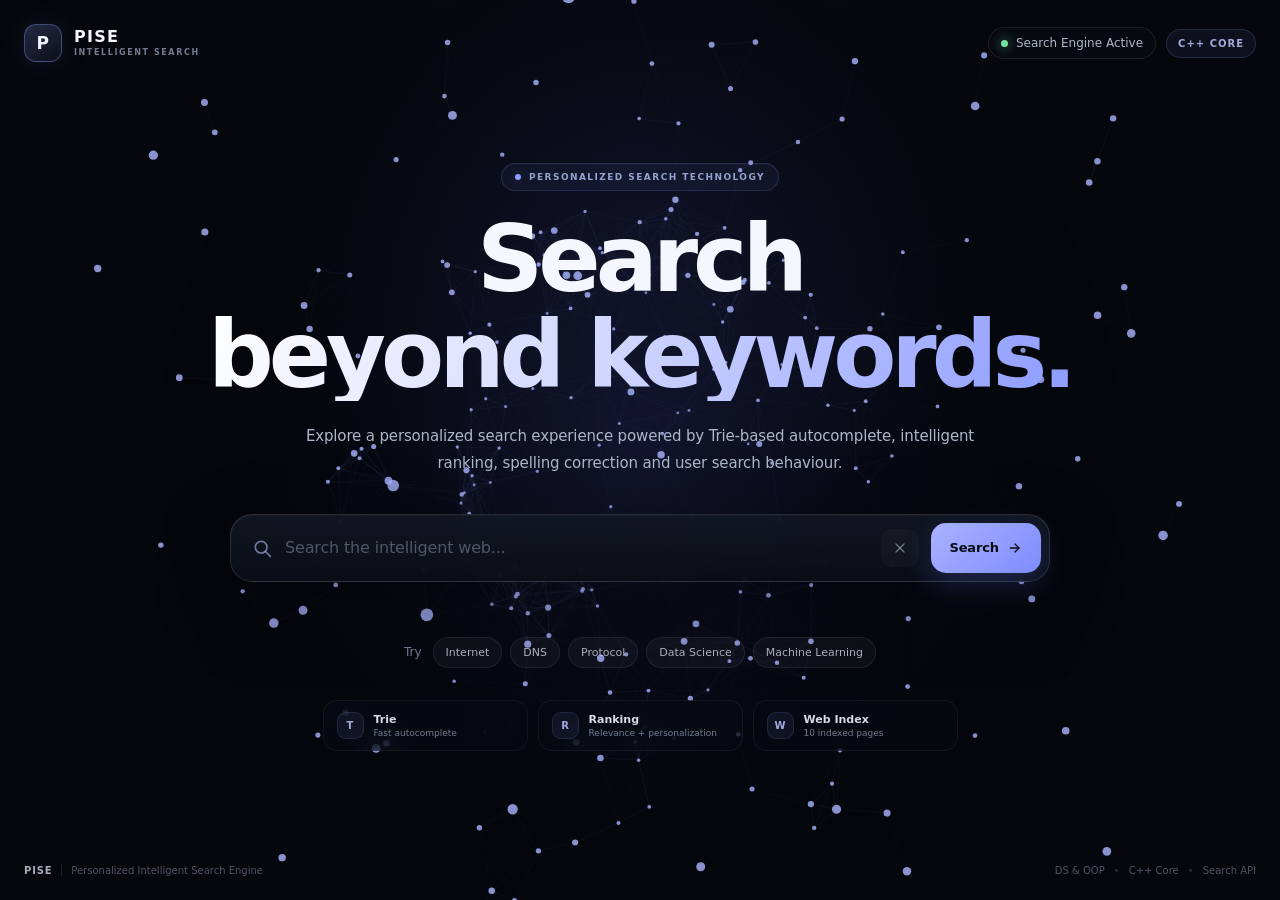
<file: frontend/index.html>
﻿<!DOCTYPE html>
<html lang="en">

<head>
    <meta charset="UTF-8">

    <meta
        name="viewport"
        content="width=device-width, initial-scale=1.0"
    >

    <meta
        name="description"
        content="PISE - Personalized Intelligent Search Engine"
    >

    <title>PISE | Personalized Intelligent Search</title>

    <link
        rel="stylesheet"
        href="./style.css"
    >
</head>


<body>

    <!-- =====================================================
         3D BACKGROUND
         ===================================================== -->

    <canvas
        id="threeCanvas"
        aria-hidden="true"
    ></canvas>


    <!-- =====================================================
         MAIN APPLICATION
         ===================================================== -->

    <div class="app-shell">


        <!-- =================================================
             NAVBAR
             ================================================= -->

        <header class="navbar">

            <a
                href="#"
                class="brand"
                aria-label="PISE home"
            >

                <div class="brand-mark">
                    P
                </div>

                <div class="brand-text">

                    <div class="brand-name">
                        PISE
                    </div>

                    <div class="brand-subtitle">
                        INTELLIGENT SEARCH
                    </div>

                </div>

            </a>


            <div class="navbar-right">

                <div class="system-status">

                    <span class="status-dot"></span>

                    <span>
                        Search Engine Active
                    </span>

                </div>

                <div class="engine-badge">
                    C++ CORE
                </div>

            </div>

        </header>


        <!-- =================================================
             MAIN CONTENT
             ================================================= -->

        <main class="main-container">


            <!-- =============================================
                 HERO
                 ============================================= -->

            <section class="hero">


                <div class="hero-badge">

                    <span class="badge-pulse"></span>

                    PERSONALIZED SEARCH TECHNOLOGY

                </div>


                <h1 class="hero-title">

                    Search

                    <span class="hero-accent">
                        beyond keywords.
                    </span>

                </h1>


                <p class="hero-description">

                    Explore a personalized search experience
                    powered by Trie-based autocomplete,
                    intelligent ranking, spelling correction
                    and user search behaviour.

                </p>


                <!-- =========================================
                     SEARCH AREA
                     ========================================= -->

                <div class="search-area">


                    <div class="search-box">


                        <div
                            class="search-icon"
                            aria-hidden="true"
                        >
                            <svg
                                viewBox="0 0 24 24"
                                fill="none"
                                stroke="currentColor"
                                stroke-width="2"
                                stroke-linecap="round"
                                stroke-linejoin="round"
                            >
                                <circle
                                    cx="11"
                                    cy="11"
                                    r="7"
                                ></circle>

                                <line
                                    x1="16.5"
                                    y1="16.5"
                                    x2="22"
                                    y2="22"
                                ></line>
                            </svg>
                        </div>


                        <input
                            id="searchInput"
                            type="text"
                            placeholder="Search the intelligent web..."
                            autocomplete="off"
                            spellcheck="false"
                            aria-label="Search query"
                        >


                        <button
                            id="clearButton"
                            class="clear-button"
                            type="button"
                            aria-label="Clear search"
                            title="Clear"
                        >
                            <svg
                                viewBox="0 0 24 24"
                                fill="none"
                                stroke="currentColor"
                                stroke-width="2"
                                stroke-linecap="round"
                            >
                                <line
                                    x1="6"
                                    y1="6"
                                    x2="18"
                                    y2="18"
                                ></line>

                                <line
                                    x1="18"
                                    y1="6"
                                    x2="6"
                                    y2="18"
                                ></line>
                            </svg>
                        </button>


                        <button
                            id="searchButton"
                            class="search-button"
                            type="button"
                        >

                            <span>
                                Search
                            </span>

                            <svg
                                viewBox="0 0 24 24"
                                fill="none"
                                stroke="currentColor"
                                stroke-width="2"
                                stroke-linecap="round"
                                stroke-linejoin="round"
                            >
                                <line
                                    x1="5"
                                    y1="12"
                                    x2="18"
                                    y2="12"
                                ></line>

                                <polyline
                                    points="12 6 18 12 12 18"
                                ></polyline>
                            </svg>

                        </button>

                    </div>


                    <!-- =====================================
                         SUGGESTION / SPELLING MESSAGE
                         ===================================== -->

                    <div
                        id="suggestion"
                        class="suggestion"
                        aria-live="polite"
                    ></div>


                </div>


                <!-- =========================================
                     QUICK SEARCHES
                     ========================================= -->

                <div class="quick-searches">

                    <span class="quick-label">
                        Try
                    </span>


                    <button
                        class="quick-search"
                        data-query="internet"
                        type="button"
                    >
                        Internet
                    </button>


                    <button
                        class="quick-search"
                        data-query="dns"
                        type="button"
                    >
                        DNS
                    </button>


                    <button
                        class="quick-search"
                        data-query="protocol"
                        type="button"
                    >
                        Protocol
                    </button>


                    <button
                        class="quick-search"
                        data-query="data science"
                        type="button"
                    >
                        Data Science
                    </button>


                    <button
                        class="quick-search"
                        data-query="machine learning"
                        type="button"
                    >
                        Machine Learning
                    </button>

                </div>


                <!-- =========================================
                     SEARCH ENGINE CAPABILITIES
                     ========================================= -->

                <div class="capability-row">


                    <div class="capability">

                        <div class="capability-icon">
                            T
                        </div>

                        <div>
                            <strong>
                                Trie
                            </strong>

                            <span>
                                Fast autocomplete
                            </span>
                        </div>

                    </div>


                    <div class="capability">

                        <div class="capability-icon">
                            R
                        </div>

                        <div>
                            <strong>
                                Ranking
                            </strong>

                            <span>
                                Relevance + personalization
                            </span>
                        </div>

                    </div>


                    <div class="capability">

                        <div class="capability-icon">
                            W
                        </div>

                        <div>
                            <strong>
                                Web Index
                            </strong>

                            <span>
                                10 indexed pages
                            </span>
                        </div>

                    </div>

                </div>


            </section>


            <!-- =================================================
                 RESULTS
                 ================================================= -->

            <section
                id="resultsSection"
                class="results-section hidden"
            >


                <div class="results-top">


                    <div class="results-heading">


                        <div class="results-label">

                            <span class="results-label-line"></span>

                            SEARCH RESULTS

                        </div>


                        <h2 id="resultsTitle">
                            Results
                        </h2>

                    </div>


                    <div
                        id="resultCount"
                        class="result-count"
                    >
                        0 results
                    </div>


                </div>


                <div
                    id="resultsContainer"
                    class="results-container"
                ></div>


            </section>


        </main>


        <!-- =================================================
             FOOTER
             ================================================= -->

        <footer class="footer">


            <div class="footer-left">

                <span class="footer-brand">
                    PISE
                </span>

                <span class="footer-divider"></span>

                <span>
                    Personalized Intelligent Search Engine
                </span>

            </div>


            <div class="footer-right">

                <span>
                    DS &amp; OOP
                </span>

                <span class="footer-dot">
                    •
                </span>

                <span>
                    C++ Core
                </span>

                <span class="footer-dot">
                    •
                </span>

                <span>
                    Search API
                </span>

            </div>


        </footer>


    </div>


    <!-- =====================================================
         JAVASCRIPT
         ===================================================== -->

    <script src="./script.js"></script>

</body>

</html>
</file>
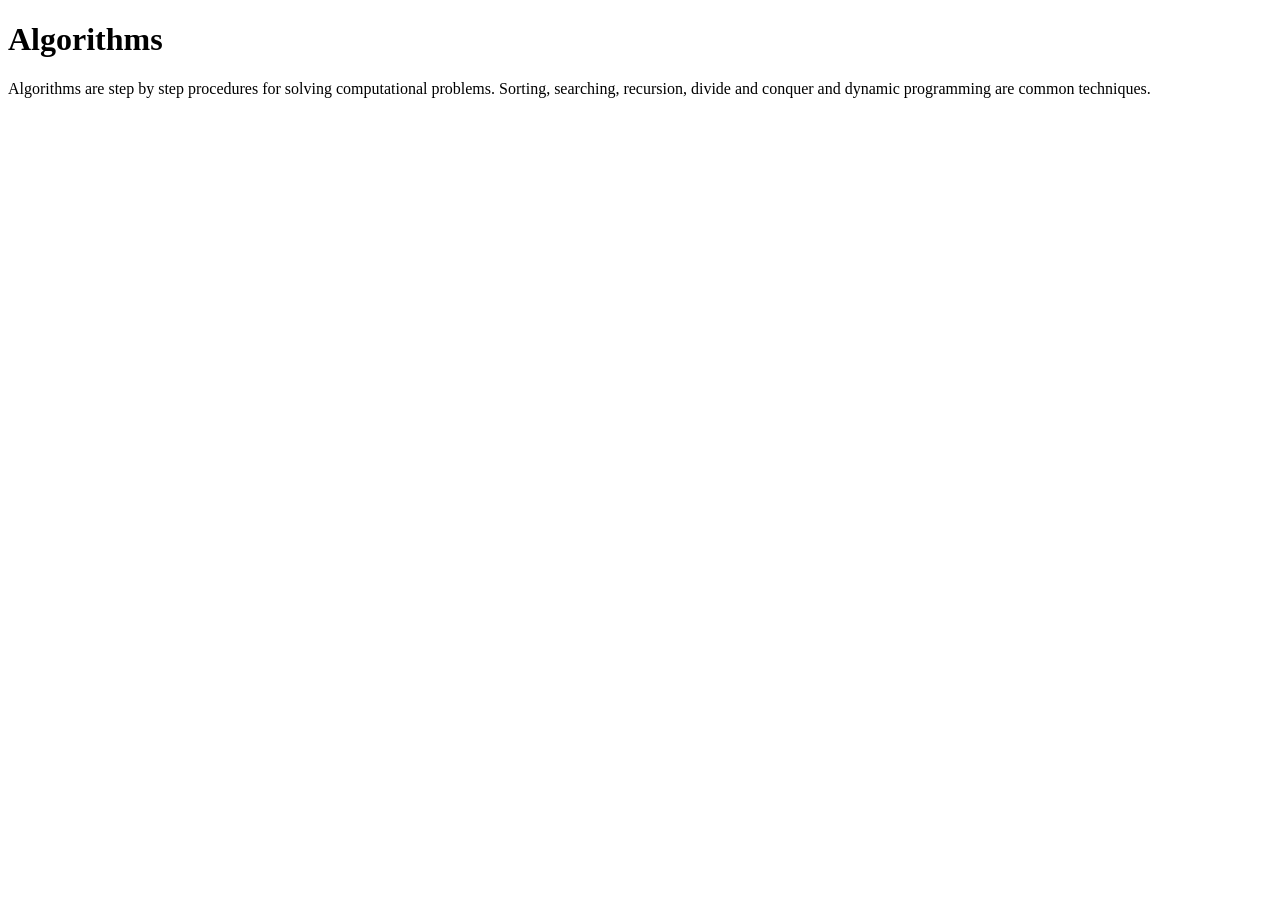
<file: data/algorithms.html>
<!DOCTYPE html><html><head><meta charset="UTF-8"><title>Algorithms</title></head><body><h1>Algorithms</h1><p>Algorithms are step by step procedures for solving computational problems. Sorting, searching, recursion, divide and conquer and dynamic programming are common techniques.</p></body></html>
</file>
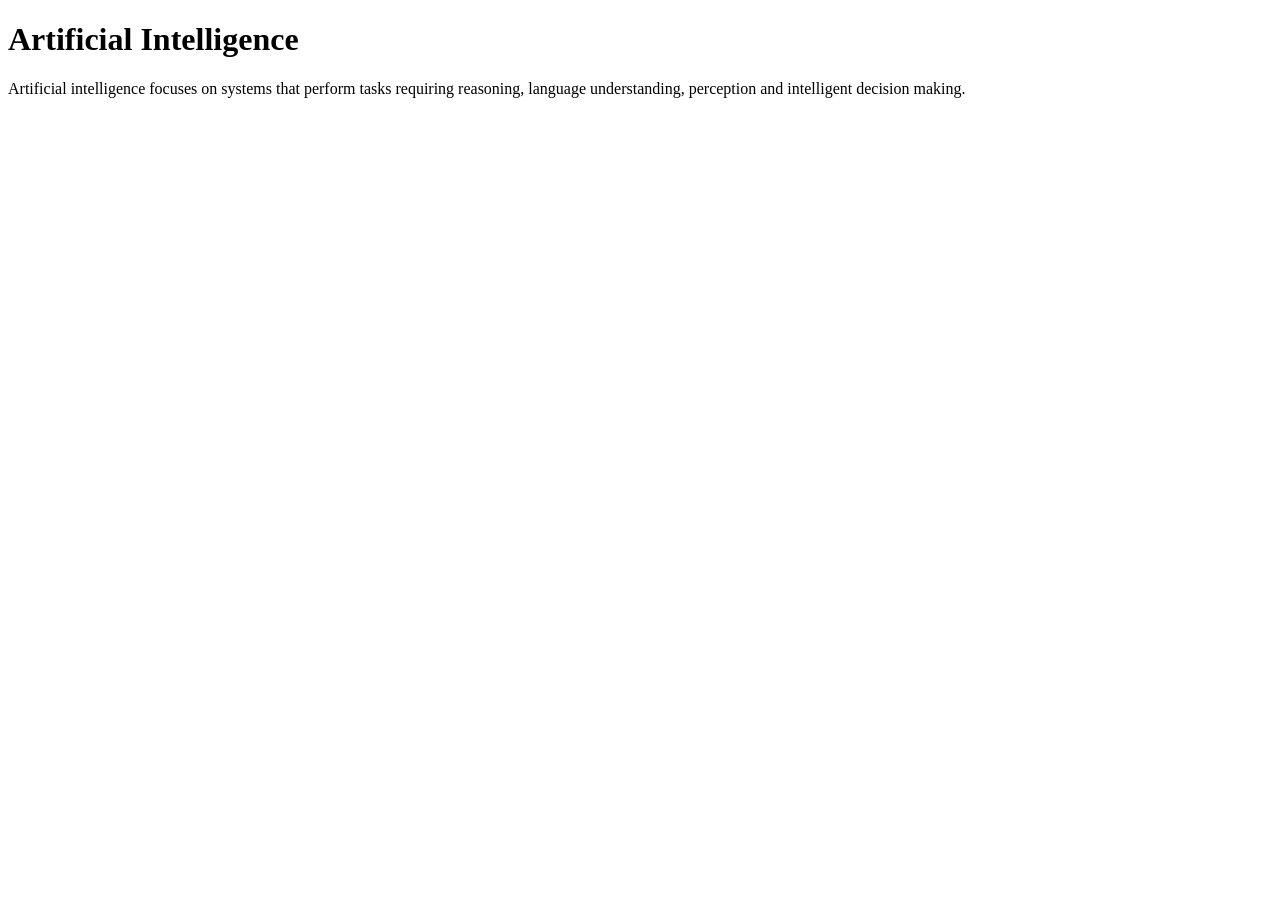
<file: data/artificial_intelligence.html>
<!DOCTYPE html><html><head><meta charset="UTF-8"><title>Artificial Intelligence</title></head><body><h1>Artificial Intelligence</h1><p>Artificial intelligence focuses on systems that perform tasks requiring reasoning, language understanding, perception and intelligent decision making.</p></body></html>
</file>
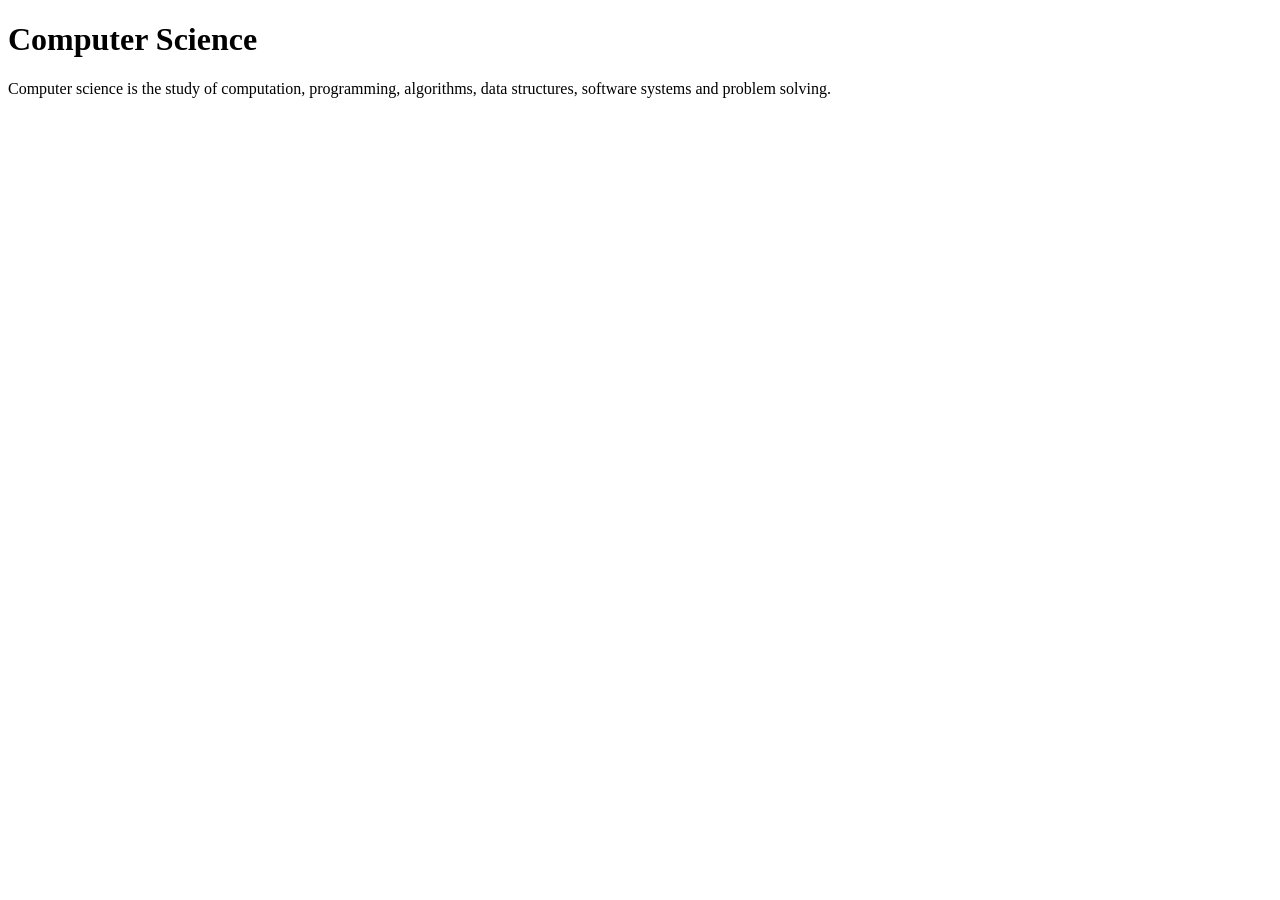
<file: data/computer_science.html>
<!DOCTYPE html><html><head><meta charset="UTF-8"><title>Computer Science</title></head><body><h1>Computer Science</h1><p>Computer science is the study of computation, programming, algorithms, data structures, software systems and problem solving.</p></body></html>
</file>
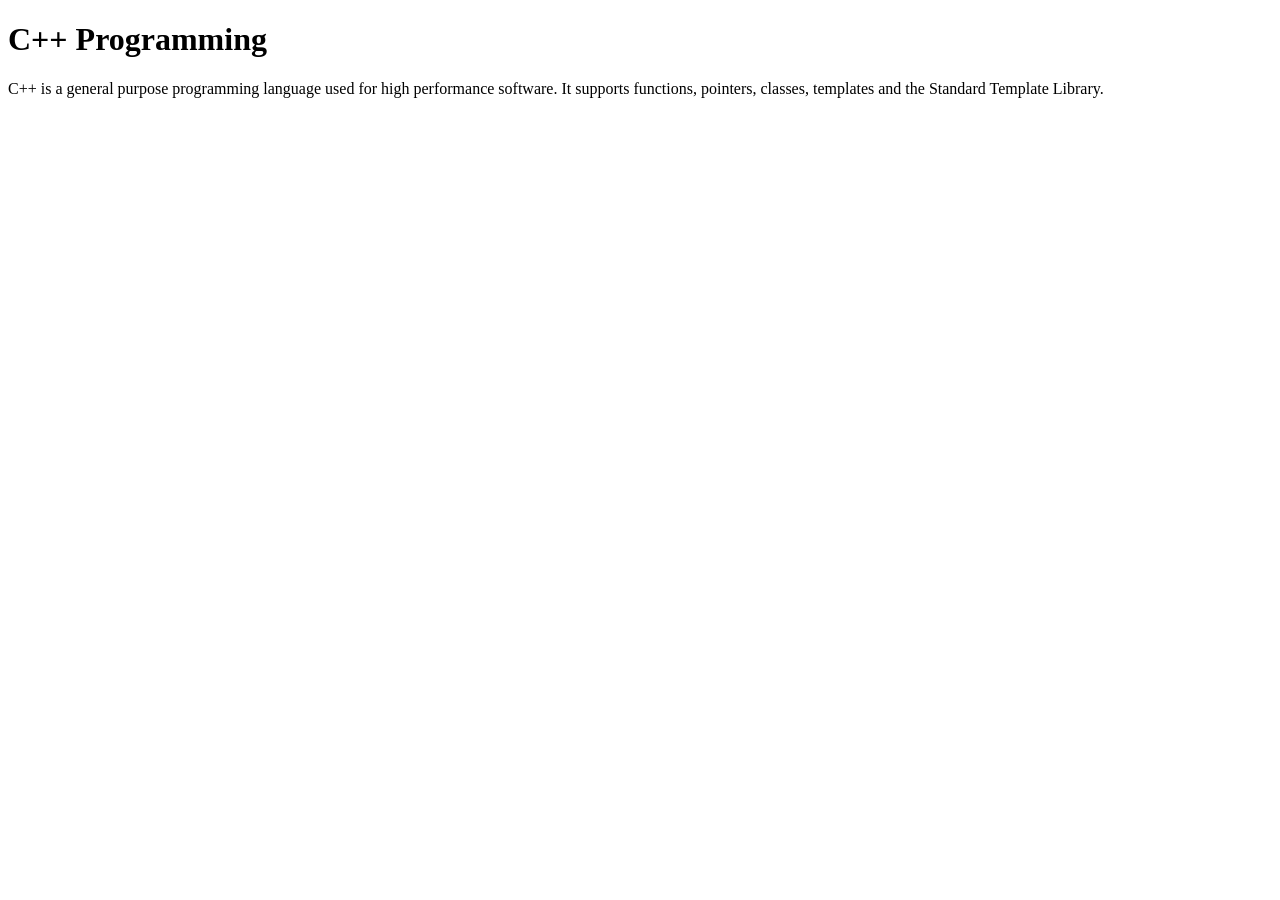
<file: data/cpp_programming.html>
<!DOCTYPE html><html><head><meta charset="UTF-8"><title>C++ Programming</title></head><body><h1>C++ Programming</h1><p>C++ is a general purpose programming language used for high performance software. It supports functions, pointers, classes, templates and the Standard Template Library.</p></body></html>
</file>
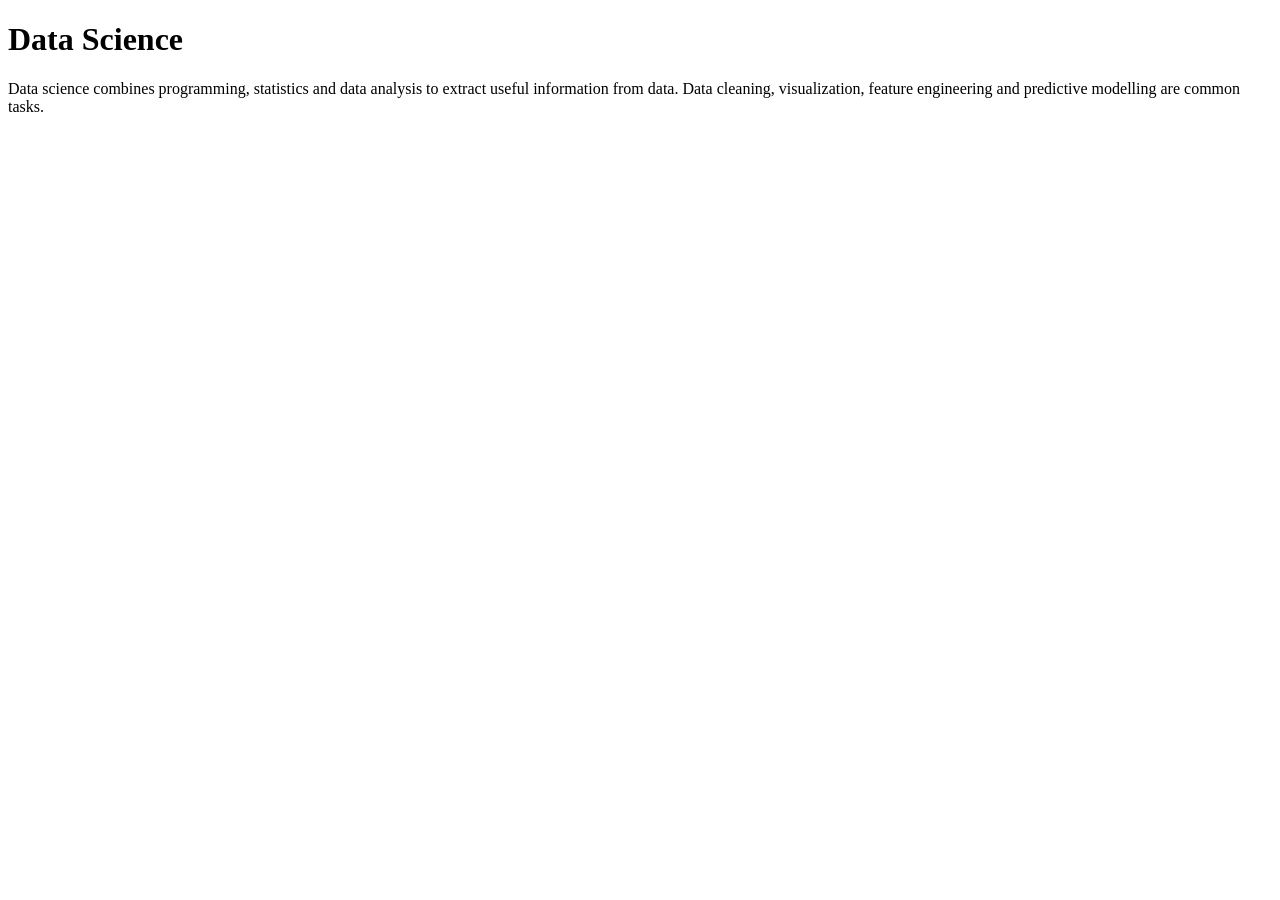
<file: data/data_science.html>
<!DOCTYPE html><html><head><meta charset="UTF-8"><title>Data Science</title></head><body><h1>Data Science</h1><p>Data science combines programming, statistics and data analysis to extract useful information from data. Data cleaning, visualization, feature engineering and predictive modelling are common tasks.</p></body></html>
</file>
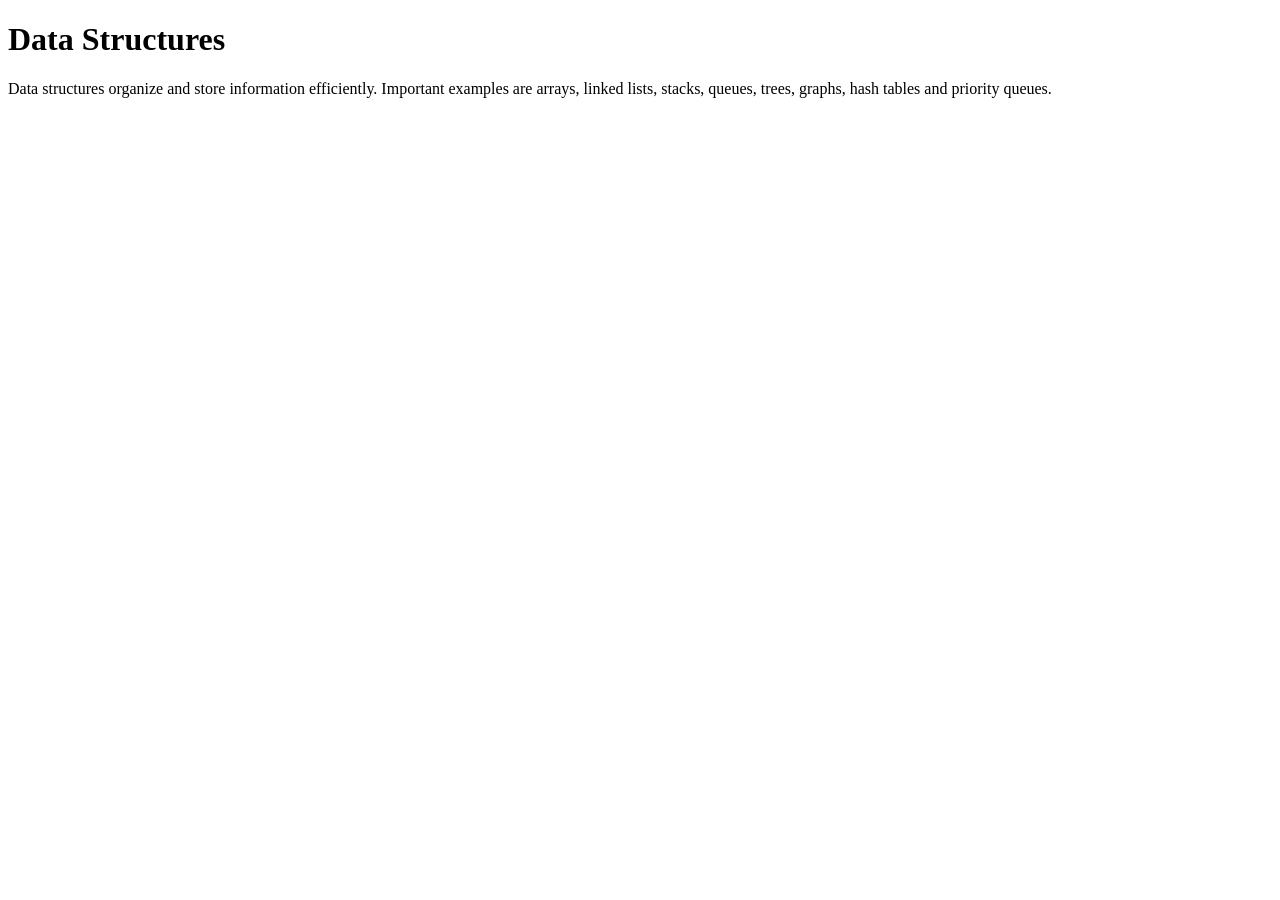
<file: data/data_structures.html>
<!DOCTYPE html><html><head><meta charset="UTF-8"><title>Data Structures</title></head><body><h1>Data Structures</h1><p>Data structures organize and store information efficiently. Important examples are arrays, linked lists, stacks, queues, trees, graphs, hash tables and priority queues.</p></body></html>
</file>
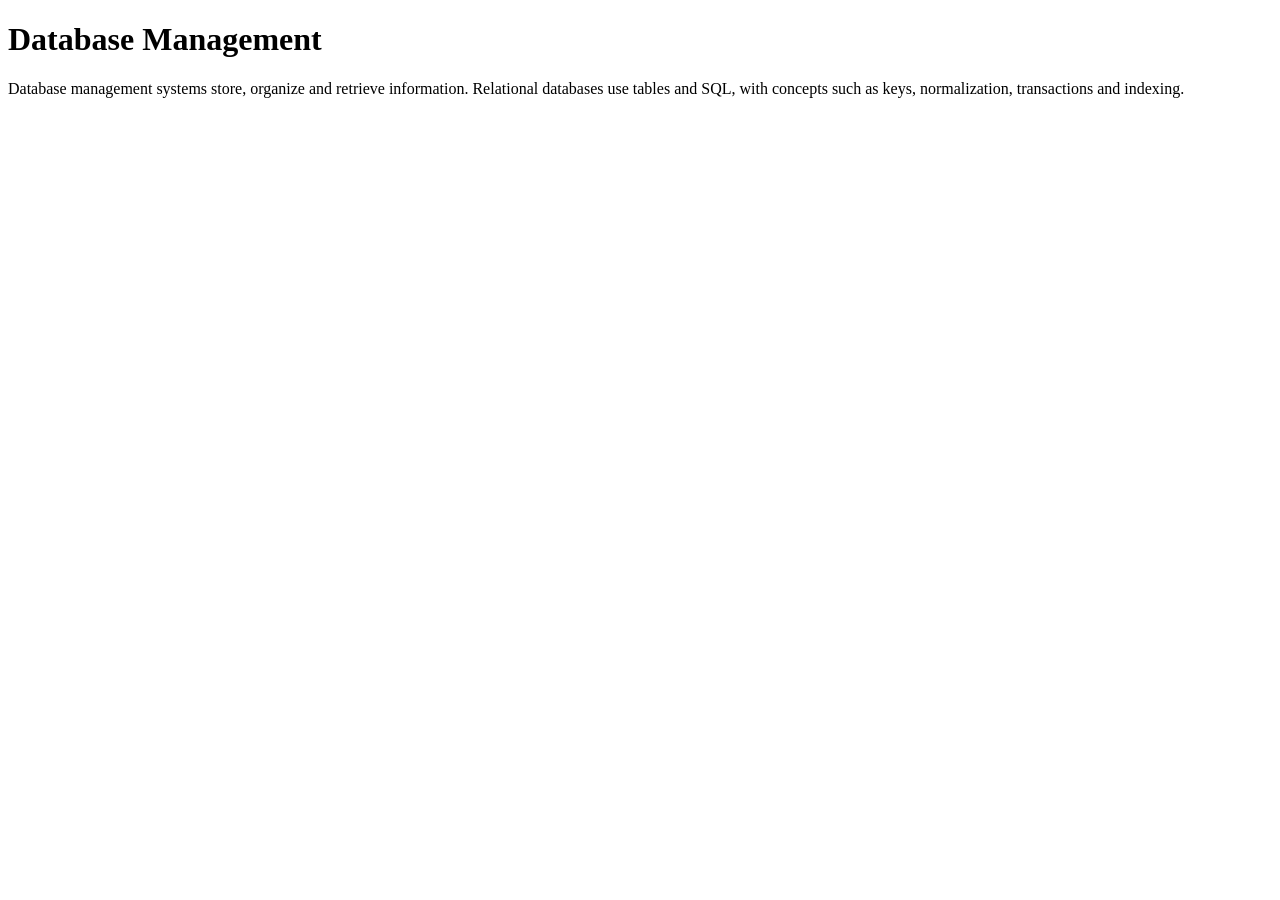
<file: data/database_management.html>
<!DOCTYPE html><html><head><meta charset="UTF-8"><title>Database Management</title></head><body><h1>Database Management</h1><p>Database management systems store, organize and retrieve information. Relational databases use tables and SQL, with concepts such as keys, normalization, transactions and indexing.</p></body></html>
</file>
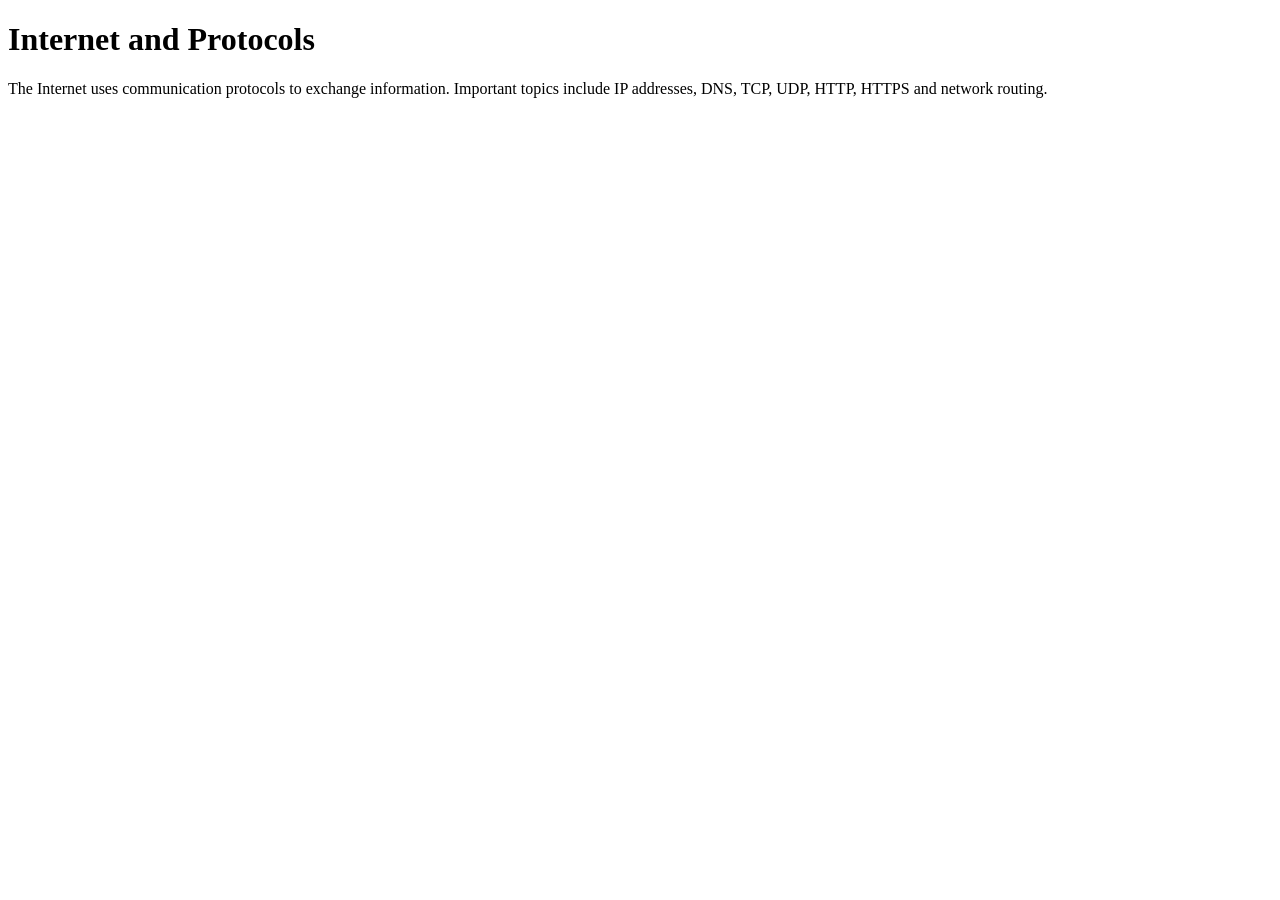
<file: data/internet_protocols.html>
<!DOCTYPE html><html><head><meta charset="UTF-8"><title>Internet and Protocols</title></head><body><h1>Internet and Protocols</h1><p>The Internet uses communication protocols to exchange information. Important topics include IP addresses, DNS, TCP, UDP, HTTP, HTTPS and network routing.</p></body></html>
</file>
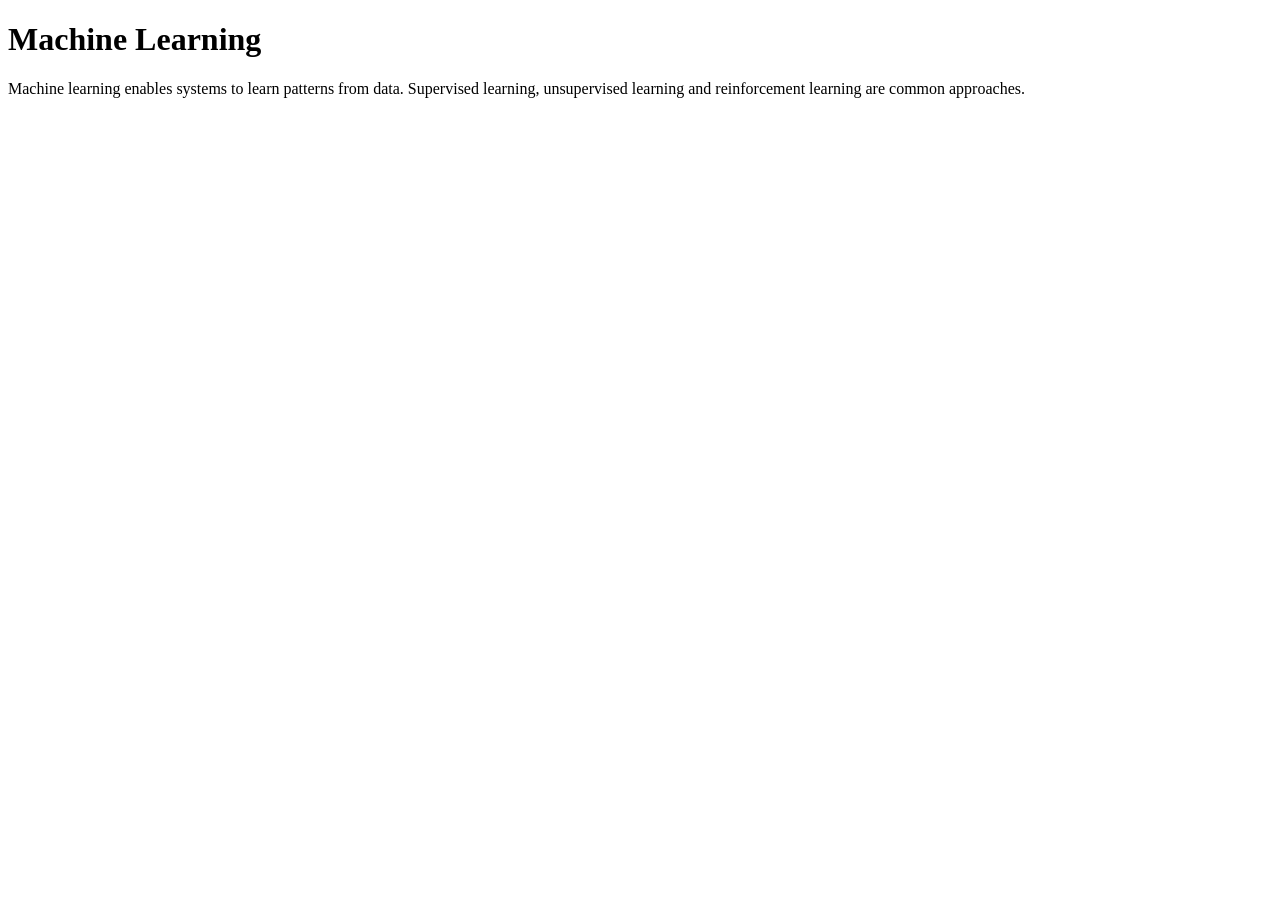
<file: data/machine_learning.html>
<!DOCTYPE html><html><head><meta charset="UTF-8"><title>Machine Learning</title></head><body><h1>Machine Learning</h1><p>Machine learning enables systems to learn patterns from data. Supervised learning, unsupervised learning and reinforcement learning are common approaches.</p></body></html>
</file>
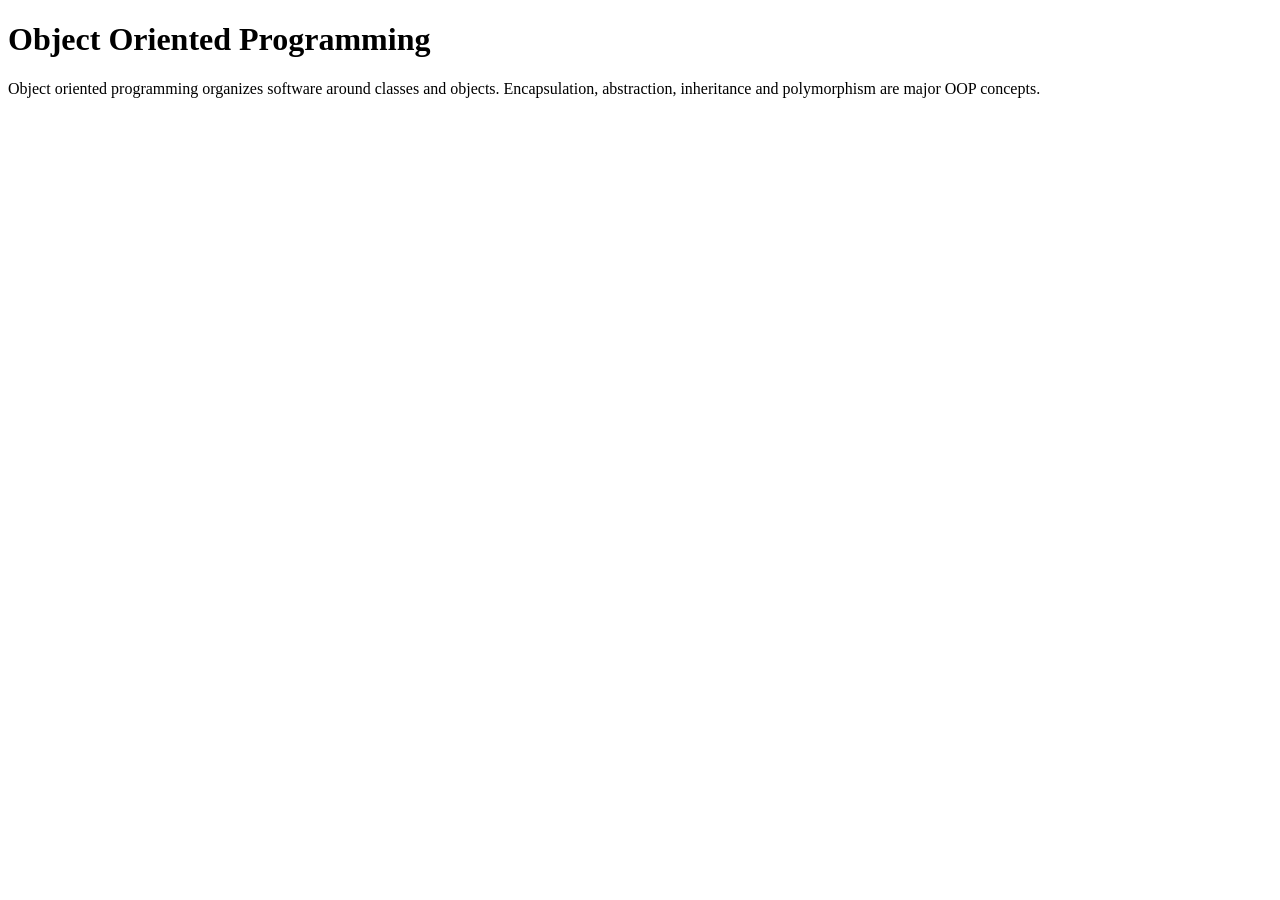
<file: data/object_oriented_programming.html>
<!DOCTYPE html><html><head><meta charset="UTF-8"><title>Object Oriented Programming</title></head><body><h1>Object Oriented Programming</h1><p>Object oriented programming organizes software around classes and objects. Encapsulation, abstraction, inheritance and polymorphism are major OOP concepts.</p></body></html>
</file>
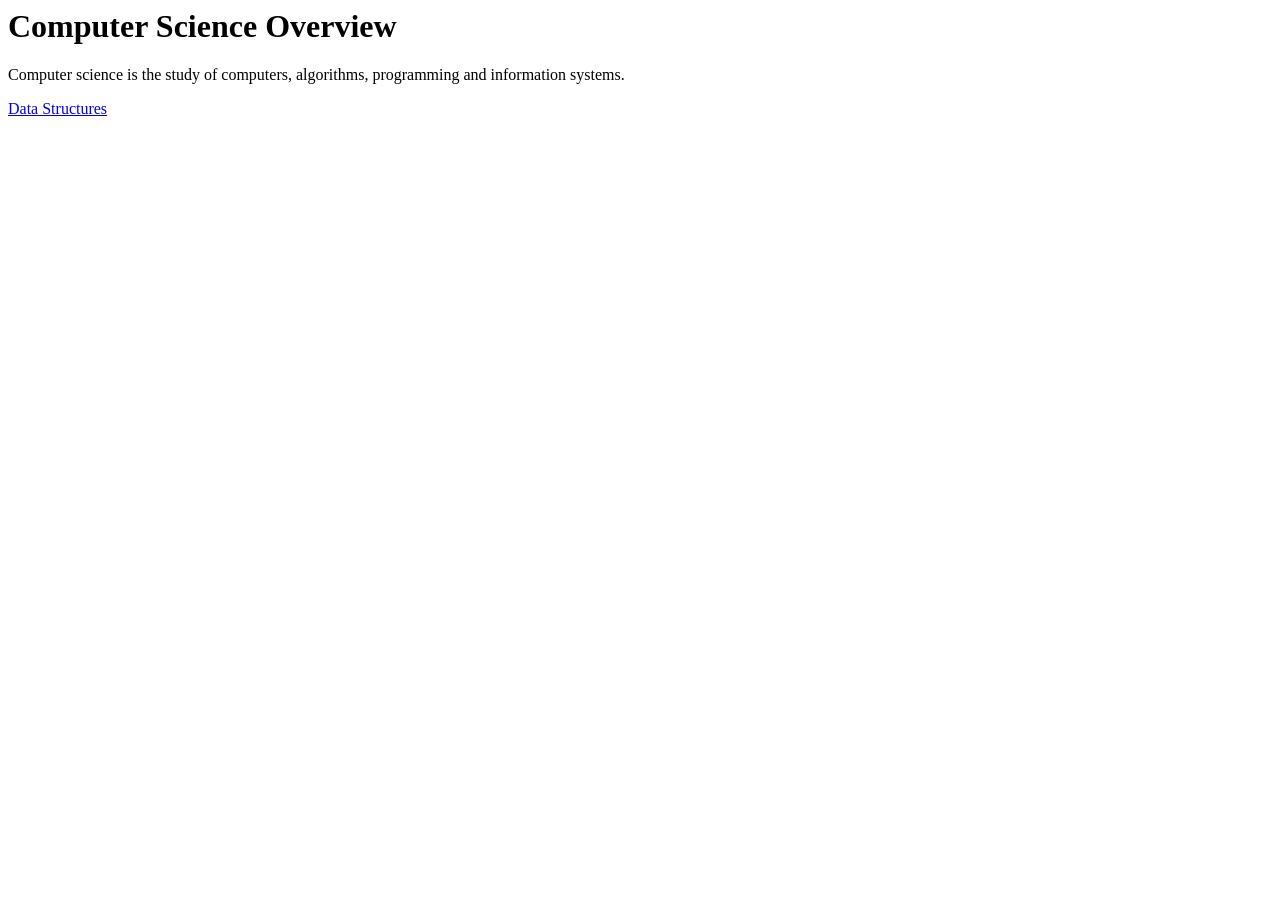
<file: data/page1.html>
<html>
<head>
    <title>Computer Science Overview</title>
</head>
<body>

    <h1>Computer Science Overview</h1>

    <p>
        Computer science is the study of computers, algorithms,
        programming and information systems.
    </p>

    <a href="page2.html">Data Structures</a>

</body>
</html>
</file>
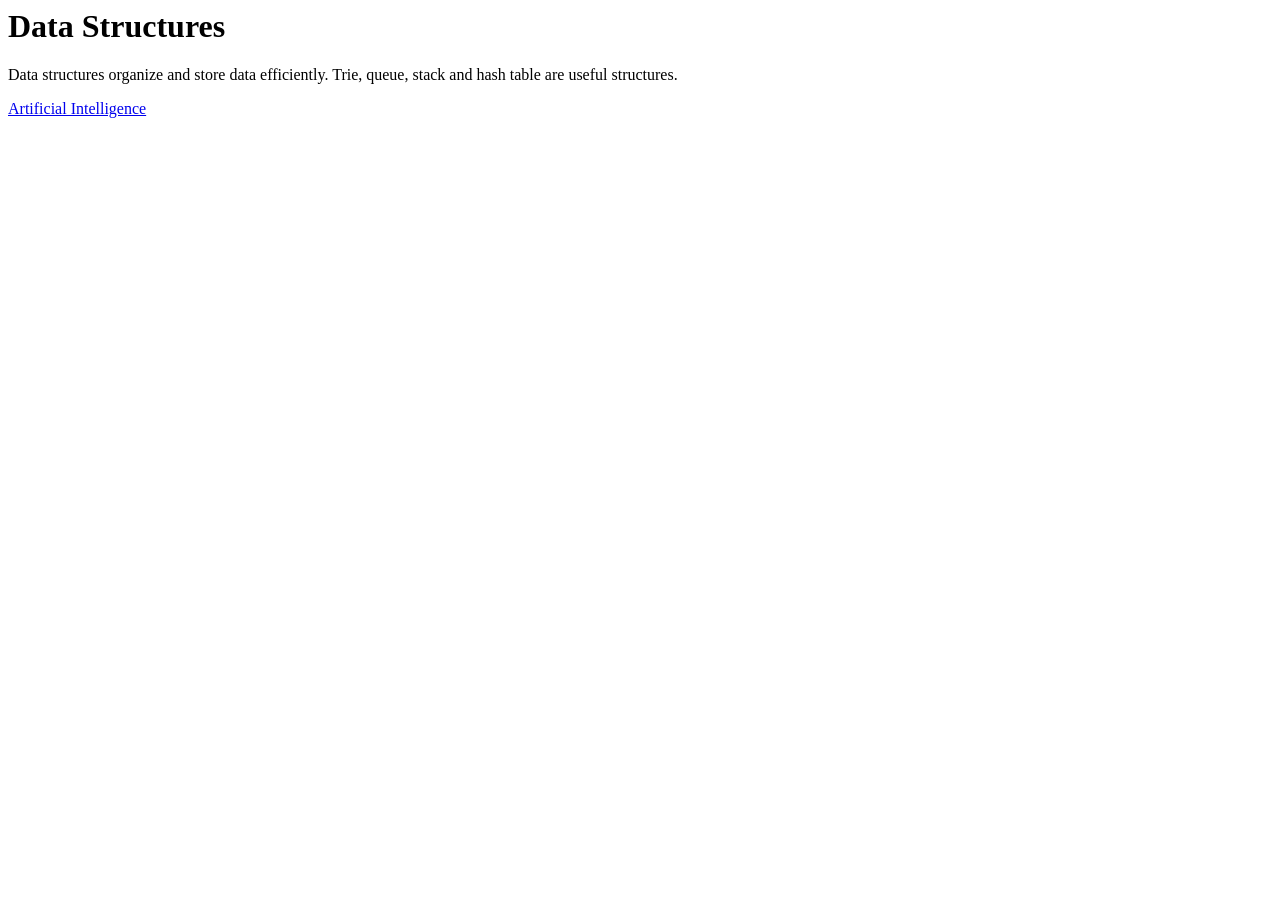
<file: data/page2.html>
<html>
<head>
    <title>Data Structures</title>
</head>
<body>

    <h1>Data Structures</h1>

    <p>
        Data structures organize and store data efficiently.
        Trie, queue, stack and hash table are useful structures.
    </p>

    <a href="page3.html">Artificial Intelligence</a>

</body>
</html>
</file>
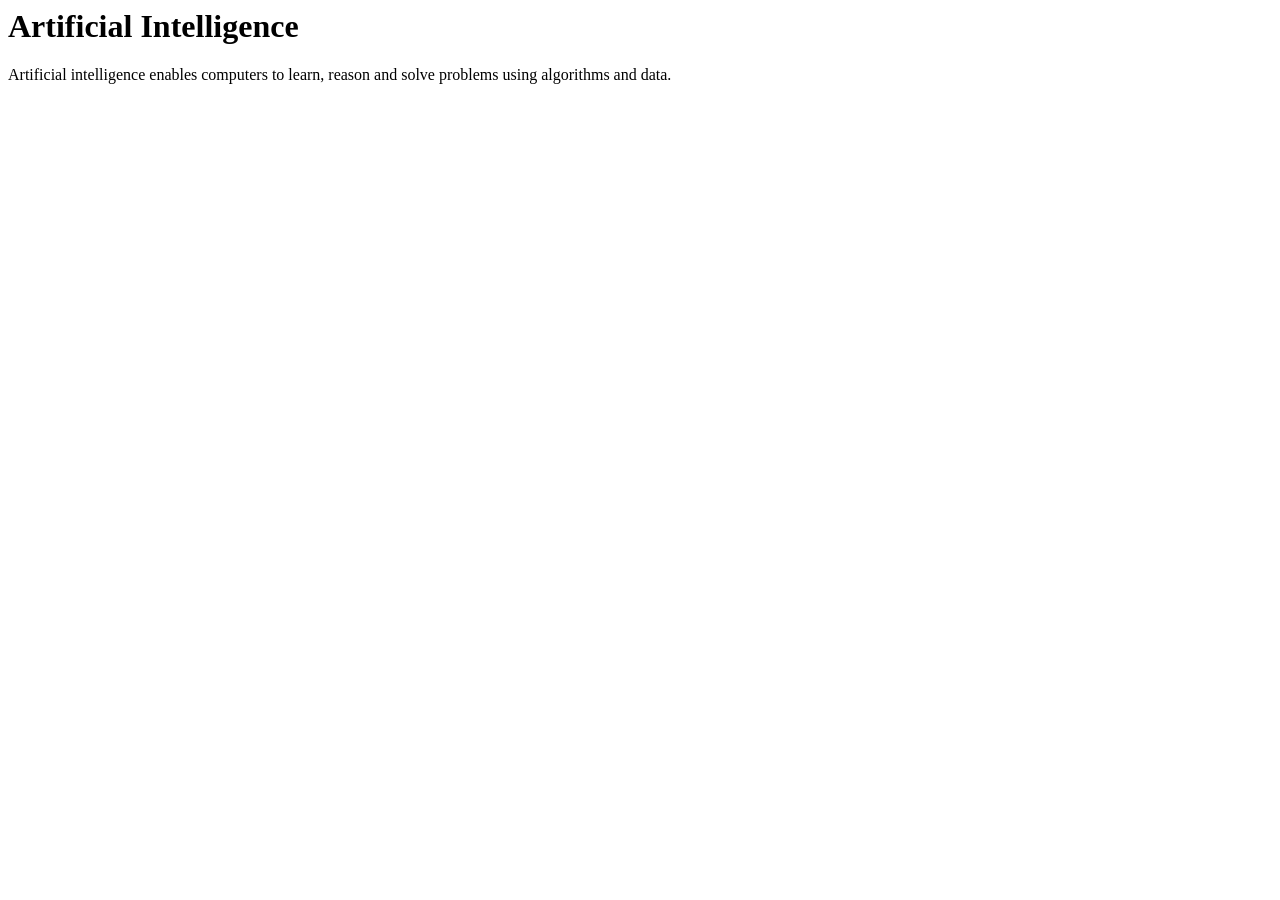
<file: data/page3.html>
<html>
<head>
    <title>Artificial Intelligence</title>
</head>
<body>

    <h1>Artificial Intelligence</h1>

    <p>
        Artificial intelligence enables computers to learn,
        reason and solve problems using algorithms and data.
    </p>

</body>
</html>
</file>
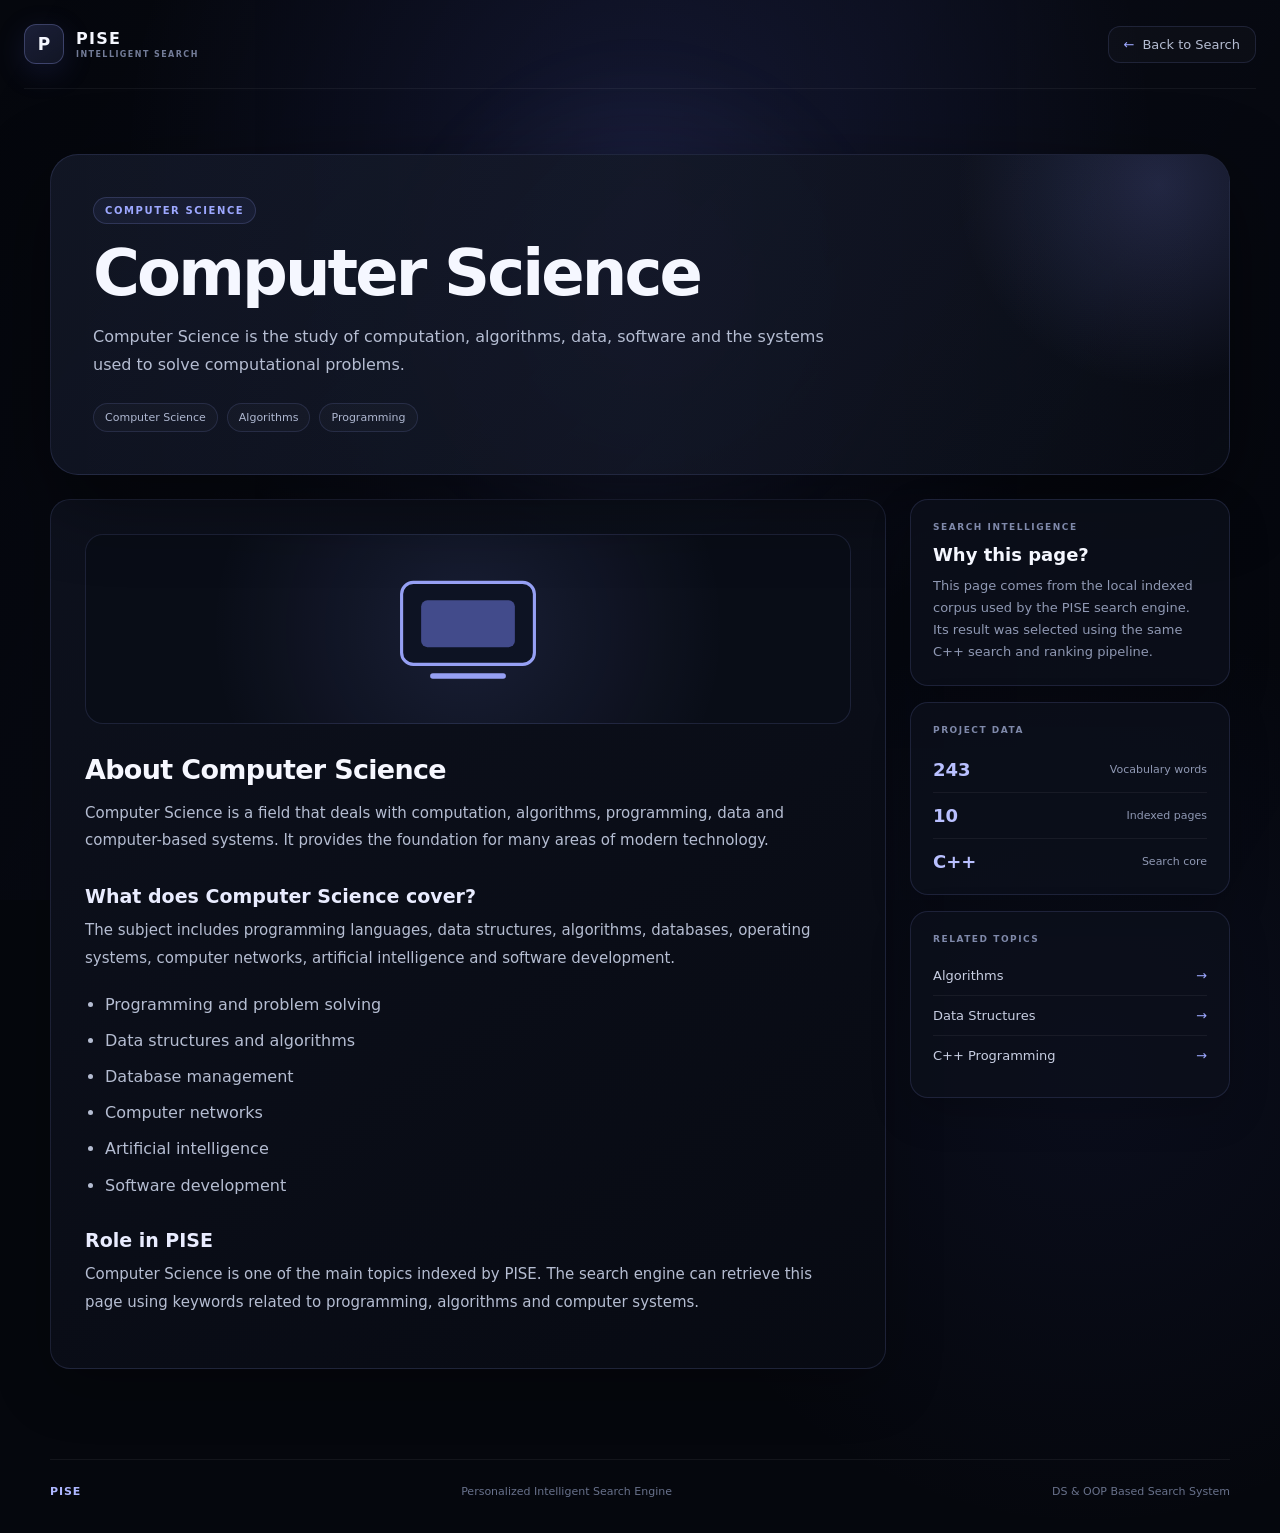
<file: frontend/details.html>
<!DOCTYPE html>
<html lang="en">
<head>
    <meta charset="UTF-8">
    <meta name="viewport" content="width=device-width, initial-scale=1.0">

    <meta
        name="description"
        content="PISE detailed topic page"
    >

    <title>PISE | Topic Details</title>

    <link rel="stylesheet" href="./details.css">
</head>

<body>

    <!-- Background -->
    <div class="detail-bg"></div>


    <!-- Navigation -->
    <header class="detail-nav">

        <a class="detail-brand" href="./index.html">

            <span class="brand-mark">P</span>

            <span>
                <strong>PISE</strong>
                <small>INTELLIGENT SEARCH</small>
            </span>

        </a>


        <a class="back-link" href="./index.html">
            <span>←</span>
            Back to Search
        </a>

    </header>


    <!-- Main Details Page -->
    <main class="detail-page">

        <!-- Topic Hero -->
        <section
            id="detailHero"
            class="detail-hero">
        </section>


        <!-- Main Content + Sidebar -->
        <section class="content-grid">

            <!-- Article -->
            <article
                id="articleContent"
                class="article-panel">
            </article>


            <!-- Right Sidebar -->
            <aside class="side-panel">

                <!-- Why this result -->
                <div class="side-card">

                    <div class="side-kicker">
                        SEARCH INTELLIGENCE
                    </div>

                    <h3>
                        Why this page?
                    </h3>

                    <p>
                        This page comes from the local indexed corpus
                        used by the PISE search engine. Its result was
                        selected using the same C++ search and ranking
                        pipeline.
                    </p>

                </div>


                <!-- Project Statistics -->
                <div class="side-card">

                    <div class="side-kicker">
                        PROJECT DATA
                    </div>

                    <div class="stat">
                        <strong>243</strong>
                        <span>Vocabulary words</span>
                    </div>

                    <div class="stat">
                        <strong>10</strong>
                        <span>Indexed pages</span>
                    </div>

                    <div class="stat">
                        <strong>C++</strong>
                        <span>Search core</span>
                    </div>

                </div>


                <!-- Related Topics -->
                <div
                    id="relatedTopics"
                    class="side-card">

                    <div class="side-kicker">
                        RELATED TOPICS
                    </div>

                </div>

            </aside>

        </section>

    </main>


    <!-- Footer -->
    <footer class="detail-footer">

        <span>PISE</span>

        <span>
            Personalized Intelligent Search Engine
        </span>

        <span>
            DS &amp; OOP Based Search System
        </span>

    </footer>


    <!-- JavaScript -->
    <script src="./details.js"></script>

</body>
</html>
</file>
<file: frontend/style.css>
﻿/* =========================================================
   PISE — PERSONALIZED INTELLIGENT SEARCH ENGINE
   PREMIUM SEARCH INTERFACE
   ========================================================= */


/* =========================================================
   ROOT VARIABLES
   ========================================================= */

:root
{
    --bg-main: #05070c;
    --bg-soft: #090c13;
    --surface: rgba(13, 17, 27, 0.78);
    --surface-strong: rgba(15, 20, 32, 0.94);

    --border: rgba(255, 255, 255, 0.09);
    --border-strong: rgba(255, 255, 255, 0.14);

    --text-primary: #f5f7ff;
    --text-secondary: #aeb6ca;
    --text-muted: #737c92;

    --accent: #8d9cff;
    --accent-soft: rgba(141, 156, 255, 0.12);
    --accent-glow: rgba(141, 156, 255, 0.28);

    --success: #74e0a0;

    --radius-sm: 10px;
    --radius-md: 16px;
    --radius-lg: 24px;

    --shadow:
        0 18px 60px rgba(0, 0, 0, 0.28);

    --transition:
        180ms ease;
}


/* =========================================================
   RESET
   ========================================================= */

*
{
    box-sizing: border-box;
    margin: 0;
    padding: 0;
}


html
{
    scroll-behavior: smooth;
}


body
{
    min-height: 100vh;

    background:
        radial-gradient(
            circle at 50% 25%,
            rgba(100, 115, 255, 0.075),
            transparent 38%
        ),
        var(--bg-main);

    color: var(--text-primary);

    font-family:
        Inter,
        ui-sans-serif,
        system-ui,
        -apple-system,
        BlinkMacSystemFont,
        "Segoe UI",
        sans-serif;

    overflow-x: hidden;
}


button,
input
{
    font: inherit;
}


button
{
    border: none;
}


button:focus-visible,
input:focus-visible
{
    outline:
        2px solid var(--accent);

    outline-offset: 3px;
}


/* =========================================================
   3D BACKGROUND
   ========================================================= */

#threeCanvas
{
    position: fixed;

    inset: 0;

    width: 100vw;
    height: 100vh;

    z-index: 0;

    pointer-events: none;

    display: block;
}


/* =========================================================
   APP SHELL
   ========================================================= */

.app-shell
{
    position: relative;

    z-index: 1;

    min-height: 100vh;

    display: flex;

    flex-direction: column;
}


/* =========================================================
   NAVBAR
   ========================================================= */

.navbar
{
    width: min(
        1320px,
        calc(100% - 48px)
    );

    margin: 0 auto;

    padding:
        24px
        0
        18px;

    display: flex;

    align-items: center;

    justify-content: space-between;
}


.brand
{
    display: inline-flex;

    align-items: center;

    gap: 12px;

    color: inherit;

    text-decoration: none;
}


.brand-mark
{
    width: 38px;
    height: 38px;

    border:
        1px solid
        rgba(141, 156, 255, 0.38);

    border-radius: 12px;

    display: grid;

    place-items: center;

    background:
        linear-gradient(
            145deg,
            rgba(141, 156, 255, 0.23),
            rgba(141, 156, 255, 0.06)
        );

    box-shadow:
        0 0 30px
        rgba(141, 156, 255, 0.11);

    color: #eef1ff;

    font-size: 17px;

    font-weight: 800;

    letter-spacing: 0.02em;
}


.brand-name
{
    font-size: 16px;

    line-height: 1;

    font-weight: 800;

    letter-spacing: 0.08em;
}


.brand-subtitle
{
    margin-top: 4px;

    color: var(--text-muted);

    font-size: 8px;

    line-height: 1;

    font-weight: 700;

    letter-spacing: 0.2em;
}


.navbar-right
{
    display: flex;

    align-items: center;

    gap: 10px;
}


.system-status
{
    display: inline-flex;

    align-items: center;

    gap: 8px;

    padding:
        8px
        12px;

    border:
        1px solid
        var(--border);

    border-radius: 999px;

    background:
        rgba(10, 14, 23, 0.55);

    color: var(--text-secondary);

    font-size: 12px;

    backdrop-filter:
        blur(14px);
}


.status-dot
{
    width: 7px;
    height: 7px;

    border-radius: 50%;

    background: var(--success);

    box-shadow:
        0 0 12px
        rgba(116, 224, 160, 0.75);

    animation:
        statusPulse 2.2s infinite;
}


.engine-badge
{
    padding:
        8px
        11px;

    border:
        1px solid
        rgba(141, 156, 255, 0.18);

    border-radius: 999px;

    background:
        rgba(141, 156, 255, 0.07);

    color:
        rgba(188, 196, 255, 0.85);

    font-size: 10px;

    font-weight: 800;

    letter-spacing: 0.1em;
}


/* =========================================================
   MAIN CONTAINER
   ========================================================= */

.main-container
{
    width: min(
        1120px,
        calc(100% - 48px)
    );

    margin:
        0 auto;

    flex: 1;

    display: flex;

    flex-direction: column;
}


/* =========================================================
   HERO
   ========================================================= */

.hero
{
    min-height:
        calc(100vh - 148px);

    padding:
        72px
        0
        70px;

    display: flex;

    flex-direction: column;

    align-items: center;

    justify-content: center;

    text-align: center;
}


.hero-badge
{
    display: inline-flex;

    align-items: center;

    gap: 8px;

    padding:
        8px
        13px;

    border:
        1px solid
        rgba(141, 156, 255, 0.17);

    border-radius: 999px;

    background:
        rgba(141, 156, 255, 0.06);

    color:
        rgba(190, 198, 255, 0.78);

    font-size: 9px;

    font-weight: 800;

    letter-spacing: 0.16em;

    box-shadow:
        inset
        0 1px 0
        rgba(255, 255, 255, 0.03);
}


.badge-pulse
{
    width: 6px;
    height: 6px;

    border-radius: 50%;

    background: var(--accent);

    box-shadow:
        0 0 11px
        var(--accent-glow);

    animation:
        statusPulse 2.2s infinite;
}


.hero-title
{
    max-width: 880px;

    margin-top: 24px;

    font-size:
        clamp(
            54px,
            8vw,
            92px
        );

    line-height: 0.98;

    letter-spacing: -0.055em;

    font-weight: 780;
}


.hero-accent
{
    display: block;

    margin-top: 6px;

    background:
        linear-gradient(
            110deg,
            #ffffff 0%,
            #cfd5ff 48%,
            #8d9cff 100%
        );

    -webkit-background-clip: text;
    background-clip: text;

    color: transparent;
}


.hero-description
{
    max-width: 680px;

    margin-top: 22px;

    color: var(--text-secondary);

    font-size: 15px;

    line-height: 1.75;

    letter-spacing: -0.01em;
}


/* =========================================================
   SEARCH AREA
   ========================================================= */

.search-area
{
    width: min(
        820px,
        100%
    );

    margin-top: 38px;
}


.search-box
{
    min-height: 68px;

    display: flex;

    align-items: center;

    gap: 12px;

    padding:
        8px
        8px
        8px
        20px;

    border:
        1px solid
        rgba(255, 255, 255, 0.12);

    border-radius: 22px;

    background:
        linear-gradient(
            180deg,
            rgba(18, 23, 36, 0.92),
            rgba(10, 14, 23, 0.92)
        );

    box-shadow:
        0 25px 80px
        rgba(0, 0, 0, 0.28),

        inset
        0 1px 0
        rgba(255, 255, 255, 0.035);

    backdrop-filter:
        blur(20px);

    transition:
        border var(--transition),
        box-shadow var(--transition),
        transform var(--transition);
}


.search-box:hover
{
    border-color:
        rgba(141, 156, 255, 0.26);
}


.search-box:focus-within
{
    border-color:
        rgba(141, 156, 255, 0.48);

    box-shadow:
        0 25px 80px
        rgba(0, 0, 0, 0.31),

        0 0 0 4px
        rgba(141, 156, 255, 0.07),

        0 0 50px
        rgba(141, 156, 255, 0.07);
}


.search-icon
{
    width: 22px;
    height: 22px;

    flex: 0 0 auto;

    color:
        rgba(190, 198, 255, 0.58);

    display: grid;

    place-items: center;
}


.search-icon svg
{
    width: 20px;
    height: 20px;
}


#searchInput
{
    flex: 1;

    min-width: 0;

    height: 50px;

    border: none;

    outline: none;

    background: transparent;

    color: var(--text-primary);

    font-size: 16px;

    letter-spacing: -0.01em;
}


#searchInput::placeholder
{
    color:
        rgba(154, 162, 181, 0.48);
}


.clear-button
{
    width: 38px;
    height: 38px;

    flex: 0 0 auto;

    display: grid;

    place-items: center;

    border-radius: 11px;

    background:
        rgba(255, 255, 255, 0.025);

    color:
        rgba(174, 182, 202, 0.58);

    cursor: pointer;

    transition:
        background var(--transition),
        color var(--transition),
        transform var(--transition);
}


.clear-button:hover
{
    background:
        rgba(255, 255, 255, 0.07);

    color: #ffffff;

    transform:
        scale(1.04);
}


.clear-button svg
{
    width: 16px;
    height: 16px;
}


.search-button
{
    min-height: 50px;

    flex: 0 0 auto;

    display: inline-flex;

    align-items: center;

    justify-content: center;

    gap: 8px;

    padding:
        0
        18px;

    border-radius: 15px;

    background:
        linear-gradient(
            135deg,
            #a9b2ff,
            #7e8cff
        );

    color: #090c14;

    font-size: 13px;

    font-weight: 800;

    letter-spacing: -0.01em;

    cursor: pointer;

    box-shadow:
        0 12px 30px
        rgba(107, 123, 255, 0.22);

    transition:
        transform var(--transition),
        filter var(--transition),
        box-shadow var(--transition);
}


.search-button:hover
{
    filter:
        brightness(1.07);

    transform:
        translateY(-1px);

    box-shadow:
        0 16px 36px
        rgba(107, 123, 255, 0.3);
}


.search-button:active
{
    transform:
        translateY(1px);
}


.search-button:disabled
{
    opacity: 0.62;

    cursor: wait;

    transform: none;
}


.search-button svg
{
    width: 16px;
    height: 16px;
}


/* =========================================================
   SUGGESTION MESSAGE
   ========================================================= */

.suggestion
{
    min-height: 24px;

    margin-top: 12px;

    color:
        rgba(178, 187, 214, 0.8);

    font-size: 12px;

    text-align: left;

    padding-left: 10px;
}


/* =========================================================
   QUICK SEARCH
   ========================================================= */

.quick-searches
{
    margin-top: 19px;

    display: flex;

    flex-wrap: wrap;

    align-items: center;

    justify-content: center;

    gap: 8px;
}


.quick-label
{
    margin-right: 3px;

    color: var(--text-muted);

    font-size: 12px;
}


.quick-search
{
    padding:
        8px
        12px;

    border:
        1px solid
        rgba(255, 255, 255, 0.08);

    border-radius: 999px;

    background:
        rgba(255, 255, 255, 0.035);

    color:
        rgba(211, 216, 231, 0.82);

    font-size: 11px;

    cursor: pointer;

    transition:
        background var(--transition),
        border-color var(--transition),
        color var(--transition),
        transform var(--transition);
}


.quick-search:hover
{
    background:
        rgba(141, 156, 255, 0.1);

    border-color:
        rgba(141, 156, 255, 0.24);

    color: #ffffff;

    transform:
        translateY(-1px);
}


/* =========================================================
   CAPABILITIES
   ========================================================= */

.capability-row
{
    margin-top: 32px;

    display: flex;

    flex-wrap: wrap;

    align-items: center;

    justify-content: center;

    gap: 10px;
}


.capability
{
    min-width: 205px;

    display: flex;

    align-items: center;

    gap: 10px;

    padding:
        11px
        13px;

    border:
        1px solid
        rgba(255, 255, 255, 0.055);

    border-radius: 14px;

    background:
        rgba(8, 12, 20, 0.45);

    text-align: left;

    backdrop-filter:
        blur(14px);
}


.capability-icon
{
    width: 27px;
    height: 27px;

    flex: 0 0 auto;

    display: grid;

    place-items: center;

    border:
        1px solid
        rgba(141, 156, 255, 0.15);

    border-radius: 9px;

    background:
        rgba(141, 156, 255, 0.08);

    color:
        rgba(190, 198, 255, 0.85);

    font-size: 10px;

    font-weight: 800;
}


.capability strong
{
    display: block;

    color:
        rgba(239, 242, 255, 0.9);

    font-size: 11px;
}


.capability span
{
    display: block;

    margin-top: 2px;

    color: var(--text-muted);

    font-size: 9px;
}


/* =========================================================
   RESULTS SECTION
   ========================================================= */

.results-section
{
    width: min(
        900px,
        100%
    );

    margin:
        0 auto
        80px;

    padding:
        28px;

    border:
        1px solid
        rgba(255, 255, 255, 0.08);

    border-radius: 24px;

    background:
        linear-gradient(
            180deg,
            rgba(13, 17, 27, 0.84),
            rgba(9, 12, 20, 0.82)
        );

    box-shadow:
        var(--shadow);

    backdrop-filter:
        blur(20px);
}


.results-section.hidden
{
    display: none;
}


.results-top
{
    display: flex;

    align-items: flex-end;

    justify-content: space-between;

    gap: 20px;

    padding-bottom: 22px;

    border-bottom:
        1px solid
        rgba(255, 255, 255, 0.065);
}


.results-label
{
    display: flex;

    align-items: center;

    gap: 8px;

    color:
        rgba(151, 162, 190, 0.78);

    font-size: 9px;

    font-weight: 800;

    letter-spacing: 0.18em;
}


.results-label-line
{
    width: 20px;
    height: 1px;

    background:
        rgba(141, 156, 255, 0.65);
}


.results-heading h2
{
    margin-top: 8px;

    max-width: 640px;

    overflow-wrap: anywhere;

    color: #f6f8ff;

    font-size: 24px;

    line-height: 1.25;

    font-weight: 700;

    letter-spacing: -0.03em;
}


.result-count
{
    padding:
        8px
        11px;

    border:
        1px solid
        rgba(255, 255, 255, 0.07);

    border-radius: 999px;

    background:
        rgba(255, 255, 255, 0.035);

    color: var(--text-secondary);

    font-size: 11px;

    white-space: nowrap;
}


/* =========================================================
   RESULTS CONTAINER
   ========================================================= */

.results-container
{
    display: flex;

    flex-direction: column;

    gap: 12px;

    padding-top: 16px;
}


/* =========================================================
   RESULT CARD
   ========================================================= */

.result-card
{
    position: relative;

    padding:
        19px
        20px;

    border:
        1px solid
        rgba(255, 255, 255, 0.065);

    border-radius: 17px;

    background:
        rgba(255, 255, 255, 0.025);

    box-shadow:
        inset
        0 1px 0
        rgba(255, 255, 255, 0.025);

    animation:
        resultIn
        380ms ease
        both;

    transition:
        transform var(--transition),
        border-color var(--transition),
        background var(--transition);
}


.result-card:hover
{
    transform:
        translateY(-2px);

    border-color:
        rgba(141, 156, 255, 0.17);

    background:
        rgba(141, 156, 255, 0.035);
}


.result-title
{
    color: #f3f5ff;

    font-size: 16px;

    line-height: 1.35;

    font-weight: 700;

    letter-spacing: -0.01em;
}


.result-url
{
    margin-top: 5px;

    color:
        rgba(141, 156, 255, 0.74);

    font-size: 11px;

    line-height: 1.5;

    overflow-wrap: anywhere;
}


.result-snippet
{
    margin-top: 10px;

    color:
        rgba(180, 187, 205, 0.8);

    font-size: 12px;

    line-height: 1.7;
}


.result-meta
{
    display: flex;

    flex-wrap: wrap;

    gap: 7px;

    margin-top: 13px;
}


.score
{
    display: inline-flex;

    align-items: center;

    padding:
        6px
        9px;

    border:
        1px solid
        rgba(255, 255, 255, 0.06);

    border-radius: 999px;

    background:
        rgba(255, 255, 255, 0.027);

    color:
        rgba(168, 177, 198, 0.74);

    font-size: 10px;

    white-space: nowrap;
}


.score.final
{
    border-color:
        rgba(141, 156, 255, 0.14);

    background:
        rgba(141, 156, 255, 0.07);

    color:
        rgba(205, 211, 255, 0.86);

    font-weight: 700;
}


/* =========================================================
   FOOTER
   ========================================================= */

.footer
{
    width: min(
        1320px,
        calc(100% - 48px)
    );

    margin: 0 auto;

    padding:
        18px
        0
        24px;

    display: flex;

    align-items: center;

    justify-content: space-between;

    gap: 20px;

    color:
        rgba(120, 129, 149, 0.64);

    font-size: 10px;
}


.footer-left,
.footer-right
{
    display: flex;

    align-items: center;

    flex-wrap: wrap;

    gap: 9px;
}


.footer-brand
{
    color:
        rgba(220, 224, 239, 0.76);

    font-weight: 800;

    letter-spacing: 0.08em;
}


.footer-divider
{
    width: 1px;
    height: 12px;

    background:
        rgba(255, 255, 255, 0.1);
}


.footer-dot
{
    opacity: 0.45;
}


/* =========================================================
   ANIMATIONS
   ========================================================= */

@keyframes statusPulse
{
    0%,
    100%
    {
        opacity: 0.65;

        transform:
            scale(0.92);
    }

    50%
    {
        opacity: 1;

        transform:
            scale(1.08);
    }
}


@keyframes resultIn
{
    from
    {
        opacity: 0;

        transform:
            translateY(10px);
    }

    to
    {
        opacity: 1;

        transform:
            translateY(0);
    }
}


/* =========================================================
   RESPONSIVE — TABLET
   ========================================================= */

@media
    (max-width: 800px)
{
    .navbar
    {
        width:
            min(
                100% - 30px,
                680px
            );
    }


    .main-container
    {
        width:
            min(
                100% - 30px,
                680px
            );
    }


    .footer
    {
        width:
            min(
                100% - 30px,
                680px
            );
    }


    .hero
    {
        min-height:
            auto;

        padding:
            56px 0
            60px;
    }


    .hero-title
    {
        font-size:
            clamp(
                46px,
                12vw,
                70px
            );
    }


    .hero-description
    {
        font-size: 14px;
    }


    .capability-row
    {
        display: grid;

        grid-template-columns:
            repeat(
                3,
                minmax(0, 1fr)
            );

        width: 100%;
    }


    .capability
    {
        min-width: 0;
    }


    .capability span
    {
        font-size: 8px;
    }


    .results-section
    {
        margin-bottom: 50px;
    }
}


/* =========================================================
   RESPONSIVE — MOBILE
   ========================================================= */

@media
    (max-width: 560px)
{
    .navbar
    {
        width:
            calc(100% - 24px);

        padding-top: 16px;
    }


    .navbar-right
    {
        gap: 6px;
    }


    .system-status span:last-child
    {
        display: none;
    }


    .engine-badge
    {
        display: none;
    }


    .main-container
    {
        width:
            calc(100% - 24px);
    }


    .hero
    {
        padding:
            48px 0
            48px;
    }


    .hero-badge
    {
        font-size: 8px;

        letter-spacing: 0.11em;
    }


    .hero-title
    {
        margin-top: 19px;

        font-size:
            clamp(
                42px,
                15vw,
                58px
            );
    }


    .hero-description
    {
        margin-top: 18px;

        font-size: 13px;

        line-height: 1.7;
    }


    .search-area
    {
        margin-top: 28px;
    }


    .search-box
    {
        min-height: 62px;

        padding:
            7px
            7px
            7px
            15px;

        gap: 7px;

        border-radius: 18px;
    }


    #searchInput
    {
        height: 46px;

        font-size: 14px;
    }


    .clear-button
    {
        width: 32px;
        height: 32px;
    }


    .search-button
    {
        min-height: 46px;

        padding:
            0
            13px;

        border-radius: 13px;

        font-size: 11px;
    }


    .quick-searches
    {
        gap: 6px;
    }


    .quick-label
    {
        width: 100%;

        margin-bottom: 1px;
    }


    .capability-row
    {
        grid-template-columns: 1fr;
    }


    .capability
    {
        width: 100%;
    }


    .results-section
    {
        padding:
            19px;

        border-radius: 19px;
    }


    .results-top
    {
        align-items: flex-start;

        flex-direction: column;
    }


    .result-count
    {
        align-self: flex-start;
    }


    .footer
    {
        width:
            calc(100% - 24px);

        align-items: flex-start;

        flex-direction: column;

        padding-bottom: 18px;
    }


    .footer-right
    {
        display: none;
    }
}


/* =========================================================
   REDUCED MOTION
   ========================================================= */

@media
    (prefers-reduced-motion: reduce)
{
    html
    {
        scroll-behavior: auto;
    }


    *,
    *::before,
    *::after
    {
        animation-duration: 0.01ms !important;

        animation-iteration-count: 1 !important;

        transition-duration: 0.01ms !important;
    }
}
/* =========================================================
   CLICKABLE SEARCH RESULT
   ========================================================= */

.result-card-clickable {
    cursor: pointer;

    position: relative;

    transition:
        transform 0.22s ease,
        border-color 0.22s ease,
        background 0.22s ease,
        box-shadow 0.22s ease;
}


.result-card-clickable:hover {
    transform: translateY(-3px);

    border-color:
        rgba(157, 168, 255, 0.32);

    background:
        rgba(20, 25, 40, 0.92);

    box-shadow:
        0 16px 45px rgba(0, 0, 0, 0.25);
}


.result-card-clickable:focus-visible {
    outline: 2px solid #9da8ff;

    outline-offset: 3px;
}


/* =========================================================
   READ FULL ARTICLE
   ========================================================= */

.result-action {
    display: flex;

    align-items: center;

    gap: 7px;

    margin-top: 18px;

    padding-top: 14px;

    border-top:
        1px solid rgba(255, 255, 255, 0.055);

    color: #aab3ff;

    font-size: 12px;

    font-weight: 700;
}


.result-action span {
    transition:
        transform 0.2s ease;
}


.result-card-clickable:hover
.result-action span {
    transform: translateX(4px);
}
</file>
<file: frontend/details.css>
/* =========================================================
   PISE — TOPIC DETAILS PAGE
   ========================================================= */

:root {
    --bg: #05070d;
    --bg-soft: #0a0e18;
    --panel: rgba(14, 18, 30, 0.82);
    --panel-light: rgba(20, 25, 40, 0.9);

    --text: #f5f7ff;
    --muted: #8f98b3;
    --muted-light: #b5bdd2;

    --accent: #9da8ff;
    --accent-bright: #b9c0ff;
    --accent-dark: #6674e8;

    --border: rgba(150, 164, 255, 0.14);
    --border-strong: rgba(150, 164, 255, 0.28);

    --shadow:
        0 25px 80px rgba(0, 0, 0, 0.45);

    --radius: 20px;
}


/* =========================================================
   RESET
   ========================================================= */

* {
    box-sizing: border-box;
    margin: 0;
    padding: 0;
}


html {
    scroll-behavior: smooth;
}


body {
    min-height: 100vh;

    background:
        radial-gradient(
            circle at 50% 10%,
            rgba(105, 118, 255, 0.13),
            transparent 34%
        ),
        radial-gradient(
            circle at 85% 70%,
            rgba(75, 92, 210, 0.08),
            transparent 30%
        ),
        var(--bg);

    color: var(--text);

    font-family:
        Inter,
        ui-sans-serif,
        system-ui,
        -apple-system,
        BlinkMacSystemFont,
        "Segoe UI",
        sans-serif;

    overflow-x: hidden;
}


/* =========================================================
   BACKGROUND
   ========================================================= */

.detail-bg {
    position: fixed;

    inset: 0;

    pointer-events: none;

    z-index: -1;

    background:
        linear-gradient(
            120deg,
            transparent 0%,
            rgba(130, 145, 255, 0.035) 50%,
            transparent 100%
        );

    opacity: 0.9;
}


.detail-bg::before {
    content: "";

    position: absolute;

    width: 520px;
    height: 520px;

    top: 5%;
    left: 50%;

    transform: translateX(-50%);

    background:
        radial-gradient(
            circle,
            rgba(120, 135, 255, 0.13),
            transparent 70%
        );

    filter: blur(20px);
}


/* =========================================================
   NAVBAR
   ========================================================= */

.detail-nav {
    width: min(1240px, calc(100% - 48px));

    margin: 0 auto;

    padding: 24px 0;

    display: flex;

    align-items: center;

    justify-content: space-between;

    border-bottom:
        1px solid rgba(255, 255, 255, 0.055);
}


.detail-brand {
    display: flex;

    align-items: center;

    gap: 12px;

    color: inherit;

    text-decoration: none;
}


.brand-mark {
    width: 40px;
    height: 40px;

    display: grid;

    place-items: center;

    border-radius: 12px;

    border:
        1px solid rgba(157, 168, 255, 0.28);

    background:
        linear-gradient(
            145deg,
            rgba(130, 143, 255, 0.18),
            rgba(25, 30, 50, 0.65)
        );

    color: #f5f7ff;

    font-size: 17px;

    font-weight: 800;

    box-shadow:
        0 8px 30px rgba(75, 88, 190, 0.18);
}


.detail-brand strong {
    display: block;

    font-size: 16px;

    letter-spacing: 0.08em;
}


.detail-brand small {
    display: block;

    margin-top: 2px;

    color: #737c98;

    font-size: 8px;

    font-weight: 700;

    letter-spacing: 0.18em;
}


.back-link {
    display: inline-flex;

    align-items: center;

    gap: 8px;

    padding: 10px 15px;

    border:
        1px solid var(--border);

    border-radius: 12px;

    background:
        rgba(255, 255, 255, 0.025);

    color: var(--muted-light);

    text-decoration: none;

    font-size: 13px;

    transition:
        0.25s ease;
}


.back-link:hover {
    color: white;

    border-color:
        var(--border-strong);

    background:
        rgba(157, 168, 255, 0.08);

    transform: translateX(-3px);
}


.back-link span {
    color: var(--accent);
}


/* =========================================================
   MAIN
   ========================================================= */

.detail-page {
    width: min(1180px, calc(100% - 48px));

    margin: 0 auto;

    padding:
        65px 0 90px;
}


/* =========================================================
   HERO
   ========================================================= */

.detail-hero {
    position: relative;

    min-height: 290px;

    display: flex;

    flex-direction: column;

    justify-content: center;

    padding: 42px;

    overflow: hidden;

    border:
        1px solid var(--border);

    border-radius: 28px;

    background:
        linear-gradient(
            135deg,
            rgba(18, 23, 38, 0.94),
            rgba(9, 12, 21, 0.88)
        );

    box-shadow: var(--shadow);
}


.detail-hero::before {
    content: "";

    position: absolute;

    width: 420px;
    height: 420px;

    right: -140px;
    top: -180px;

    border-radius: 50%;

    background:
        radial-gradient(
            circle,
            rgba(139, 151, 255, 0.18),
            transparent 68%
        );

    pointer-events: none;
}


.detail-hero::after {
    content: "";

    position: absolute;

    inset: 0;

    background:
        linear-gradient(
            90deg,
            transparent,
            rgba(150, 165, 255, 0.035),
            transparent
        );

    pointer-events: none;
}


.detail-kicker {
    position: relative;

    z-index: 1;

    width: fit-content;

    margin-bottom: 18px;

    padding: 7px 11px;

    border:
        1px solid rgba(157, 168, 255, 0.18);

    border-radius: 999px;

    background:
        rgba(126, 139, 255, 0.07);

    color: var(--accent);

    font-size: 10px;

    font-weight: 800;

    letter-spacing: 0.16em;

    text-transform: uppercase;
}


.detail-title {
    position: relative;

    z-index: 1;

    max-width: 820px;

    font-size:
        clamp(38px, 5vw, 68px);

    line-height: 0.98;

    letter-spacing: -0.045em;

    font-weight: 800;
}


.detail-description {
    position: relative;

    z-index: 1;

    max-width: 760px;

    margin-top: 18px;

    color: var(--muted-light);

    font-size: 16px;

    line-height: 1.75;
}


.detail-meta {
    position: relative;

    z-index: 1;

    display: flex;

    flex-wrap: wrap;

    gap: 9px;

    margin-top: 24px;
}


.detail-tag {
    padding: 7px 11px;

    border:
        1px solid var(--border);

    border-radius: 999px;

    background:
        rgba(255, 255, 255, 0.025);

    color: #aeb7d0;

    font-size: 11px;
}


/* =========================================================
   CONTENT GRID
   ========================================================= */

.content-grid {
    display: grid;

    grid-template-columns:
        minmax(0, 1fr)
        320px;

    gap: 24px;

    margin-top: 24px;

    align-items: start;
}


/* =========================================================
   ARTICLE
   ========================================================= */

.article-panel {
    padding: 34px;

    border:
        1px solid var(--border);

    border-radius: var(--radius);

    background:
        linear-gradient(
            145deg,
            rgba(14, 18, 30, 0.92),
            rgba(8, 11, 19, 0.92)
        );

    box-shadow:
        0 18px 55px rgba(0, 0, 0, 0.25);
}


.article-panel h2 {
    margin-bottom: 15px;

    color: #f6f7ff;

    font-size: 27px;

    letter-spacing: -0.025em;
}


.article-panel h3 {
    margin-top: 30px;

    margin-bottom: 10px;

    color: #e9ecff;

    font-size: 19px;
}


.article-panel p {
    margin-bottom: 18px;

    color: var(--muted-light);

    font-size: 15px;

    line-height: 1.85;
}


.article-panel ul {
    margin:
        10px 0 20px 20px;
}


.article-panel li {
    margin-bottom: 9px;

    color: var(--muted-light);

    line-height: 1.7;
}


.article-panel strong {
    color: #eef0ff;
}


/* =========================================================
   TOPIC IMAGE
   ========================================================= */

.topic-visual {
    width: 100%;

    min-height: 190px;

    margin-bottom: 30px;

    display: grid;

    place-items: center;

    border-radius: 18px;

    border:
        1px solid var(--border);

    background:
        radial-gradient(
            circle at center,
            rgba(133, 146, 255, 0.13),
            transparent 65%
        ),
        #090d17;

    overflow: hidden;
}


.topic-visual svg {
    width: min(250px, 70%);

    height: auto;

    opacity: 0.95;
}


/* =========================================================
   SIDEBAR
   ========================================================= */

.side-panel {
    display: flex;

    flex-direction: column;

    gap: 16px;

    position: sticky;

    top: 20px;
}


.side-card {
    padding: 22px;

    border:
        1px solid var(--border);

    border-radius: 18px;

    background:
        rgba(12, 16, 27, 0.78);

    box-shadow:
        0 15px 40px rgba(0, 0, 0, 0.2);
}


.side-kicker {
    margin-bottom: 12px;

    color: #7f89aa;

    font-size: 9px;

    font-weight: 800;

    letter-spacing: 0.17em;
}


.side-card h3 {
    margin-bottom: 10px;

    font-size: 18px;
}


.side-card p {
    color: var(--muted);

    font-size: 13px;

    line-height: 1.7;
}


/* =========================================================
   PROJECT STATS
   ========================================================= */

.stat {
    display: flex;

    align-items: center;

    justify-content: space-between;

    padding: 12px 0;

    border-bottom:
        1px solid rgba(255, 255, 255, 0.055);
}


.stat:last-child {
    border-bottom: 0;

    padding-bottom: 0;
}


.stat strong {
    color: var(--accent-bright);

    font-size: 18px;
}


.stat span {
    color: var(--muted);

    font-size: 11px;
}


/* =========================================================
   RELATED TOPICS
   ========================================================= */

.related-link {
    display: flex;

    align-items: center;

    justify-content: space-between;

    gap: 12px;

    padding: 12px 0;

    border-bottom:
        1px solid rgba(255, 255, 255, 0.055);

    color: #c8cee2;

    text-decoration: none;

    font-size: 13px;

    transition:
        0.2s ease;
}


.related-link:last-child {
    border-bottom: 0;
}


.related-link:hover {
    color: white;

    transform: translateX(4px);
}


.related-arrow {
    color: var(--accent);
}


/* =========================================================
   FOOTER
   ========================================================= */

.detail-footer {
    width: min(1180px, calc(100% - 48px));

    margin: 0 auto;

    padding:
        25px 0 35px;

    display: flex;

    justify-content: space-between;

    gap: 20px;

    border-top:
        1px solid rgba(255, 255, 255, 0.06);

    color: #68718b;

    font-size: 11px;
}


.detail-footer span:first-child {
    color: #aeb7ff;

    font-weight: 800;

    letter-spacing: 0.08em;
}


/* =========================================================
   RESPONSIVE
   ========================================================= */

@media (max-width: 900px) {

    .content-grid {
        grid-template-columns: 1fr;
    }

    .side-panel {
        position: static;

        display: grid;

        grid-template-columns:
            repeat(2, minmax(0, 1fr));
    }

    .side-card:last-child {
        grid-column: 1 / -1;
    }

}


@media (max-width: 650px) {

    .detail-nav,
    .detail-page,
    .detail-footer {
        width: min(100% - 28px, 1180px);
    }


    .detail-nav {
        padding: 18px 0;
    }


    .back-link {
        padding: 8px 11px;

        font-size: 11px;
    }


    .detail-page {
        padding-top: 35px;
    }


    .detail-hero {
        min-height: 260px;

        padding: 27px;

        border-radius: 22px;
    }


    .detail-title {
        font-size: 40px;
    }


    .detail-description {
        font-size: 14px;

        line-height: 1.7;
    }


    .article-panel {
        padding: 23px;
    }


    .side-panel {
        grid-template-columns: 1fr;
    }


    .side-card:last-child {
        grid-column: auto;
    }


    .detail-footer {
        flex-direction: column;

        gap: 8px;
    }

}


/* =========================================================
   REDUCED MOTION
   ========================================================= */

@media (prefers-reduced-motion: reduce) {

    * {
        scroll-behavior: auto !important;

        transition: none !important;

        animation: none !important;
    }

}
</file>
